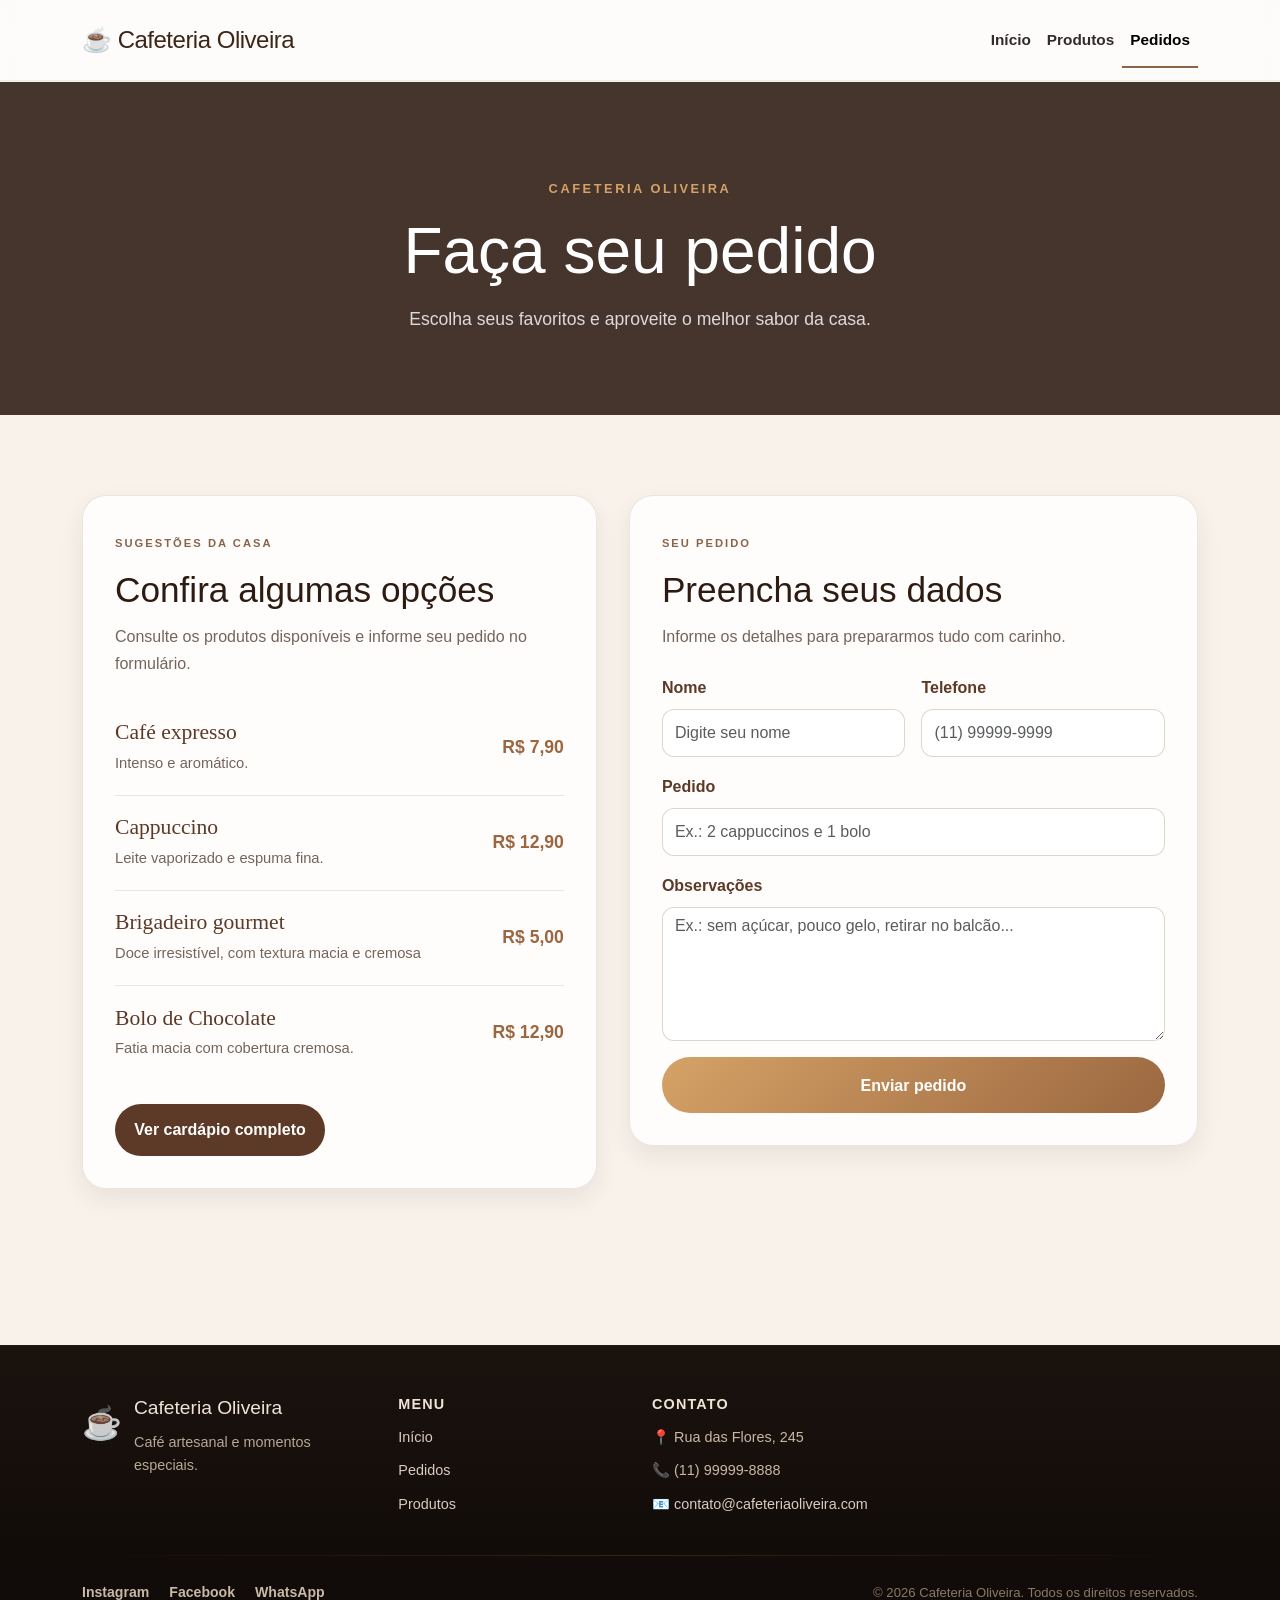
<file: src/main/resources/templates/pedidos.html>
<!DOCTYPE html>
<html lang="pt-BR">

<head>
    <meta charset="UTF-8">
    <meta name="viewport" content="width=device-width, initial-scale=1.0">

    <meta name="description" content="Faça seu pedido na Cafeteria Oliveira.">

    <title>Pedidos | Cafeteria Oliveira</title>

    <link href="https://cdn.jsdelivr.net/npm/bootstrap@5.3.8/dist/css/bootstrap.min.css" rel="stylesheet">

    <!-- CSS usado pelo index.html: deixa header e footer iguais -->
    <link rel="stylesheet" href="../static/css/style.css">

    <!-- CSS específico da página de pedidos -->
    <link rel="stylesheet" href="../static/css/pedidos.css">
</head>

<body>

    <header>
        <nav class="navbar navbar-expand-lg fixed-top">
            <div class="container">

                <a class="navbar-brand" href="../index.html#home">
                    ☕ Cafeteria <span>Oliveira</span>
                </a>

                <button class="navbar-toggler" type="button" data-bs-toggle="collapse" data-bs-target="#menuPrincipal"
                    aria-controls="menuPrincipal" aria-expanded="false" aria-label="Abrir menu">

                    <span class="navbar-toggler-icon"></span>
                </button>

                <div class="collapse navbar-collapse" id="menuPrincipal">
                    <ul class="navbar-nav ms-auto">

                        <li class="nav-item">
                            <a class="nav-link" href="../index.html#home">
                                Início
                            </a>
                        </li>

                        <li class="nav-item">
                            <a class="nav-link" href="produtos.html">
                                Produtos
                            </a>
                        </li>

                        <li class="nav-item">
                            <a class="nav-link active" href="pedidos.html">
                                Pedidos
                            </a>
                        </li>
                    </ul>
                </div>

            </div>
        </nav>
    </header>

    <main>

        <section class="page-header">
            <div class="container">
                <p class="page-label">Cafeteria Oliveira</p>

                <h1>Faça seu pedido</h1>

                <p>
                    Escolha seus favoritos e aproveite o melhor sabor da casa.
                </p>
            </div>
        </section>

        <section class="pedido-section">
            <div class="container">

                <div class="pedido-layout">

                    <div class="pedido-box">
                        <div class="pedido-heading">
                            <p class="section-label">Sugestões da casa</p>
                            <h2>Confira algumas opções</h2>
                            <p>
                                Consulte os produtos disponíveis e informe seu pedido no formulário.
                            </p>
                        </div>

                        <div class="pedido-item">
                            <div class="pedido-info">
                                <h3>Café expresso</h3>
                                <p>Intenso e aromático.</p>
                            </div>

                            <div class="pedido-preco">
                                R$ 7,90
                            </div>
                        </div>

                        <div class="pedido-item">
                            <div class="pedido-info">
                                <h3>Cappuccino </h3>
                                <p>Leite vaporizado e espuma fina.</p>
                            </div>

                            <div class="pedido-preco">
                                R$ 12,90
                            </div>
                        </div>

                        <div class="pedido-item">
                            <div class="pedido-info">
                                <h3>Brigadeiro gourmet</h3>
                                <p>Doce irresistível, com textura macia e cremosa</p>
                            </div>

                            <div class="pedido-preco">
                                R$ 5,00
                            </div>
                        </div>

                        <div class="pedido-item">
                            <div class="pedido-info">
                                <h3>Bolo de Chocolate</h3>
                                <p>Fatia macia com cobertura cremosa.</p>
                            </div>

                            <div class="pedido-preco">
                                R$ 12,90
                            </div>
                        </div>

                        <a href="produtos.html" class="menu-link">
                            Ver cardápio completo
                        </a>
                    </div>

                    <form class="form-pedido">

                        <div class="form-heading">
                            <p class="section-label">Seu pedido</p>
                            <h2>Preencha seus dados</h2>
                            <p>
                                Informe os detalhes para prepararmos tudo com carinho.
                            </p>
                        </div>

                        <div class="row g-3">

                            <div class="col-md-6">
                                <label for="nome" class="form-label">
                                    Nome
                                </label>

                                <input type="text" class="form-control" id="nome" placeholder="Digite seu nome"
                                    required>
                            </div>

                            <div class="col-md-6">
                                <label for="telefone" class="form-label">
                                    Telefone
                                </label>

                                <input type="tel" class="form-control" id="telefone" placeholder="(11) 99999-9999"
                                    required>
                            </div>

                            <div class="col-12">
                                <label for="pedido" class="form-label">
                                    Pedido
                                </label>

                                <input type="text" class="form-control" id="pedido"
                                    placeholder="Ex.: 2 cappuccinos e 1 bolo" required>
                            </div>

                            <div class="col-12">
                                <label for="observacoes" class="form-label">
                                    Observações
                                </label>

                                <textarea class="form-control" id="observacoes" rows="5"
                                    placeholder="Ex.: sem açúcar, pouco gelo, retirar no balcão..."></textarea>
                            </div>

                            <div class="col-12">
                                <button type="submit" class="order-submit">
                                    Enviar pedido
                                </button>
                            </div>

                        </div>
                    </form>

                </div>

            </div>
        </section>

    </main>

    <footer class="site-footer">
        <div class="container">
            <div class="footer-inner">
                <div class="footer-brand">
                    <div class="brand-icon">☕</div>
                    <div>
                        <h3>Cafeteria Oliveira</h3>
                        <p>Café artesanal e momentos especiais.</p>
                    </div>
                </div>

                <div>
                    <h4>Menu</h4>
                    <ul class="footer-list">
                        <li><a href="index.html">Início</a></li>
                        <li><a href="pedidos.html">Pedidos</a></li>
                        <li><a href="produtos.html">Produtos</a></li>
                    </ul>
                </div>

                <div>
                    <h4>Contato</h4>
                    <ul class="footer-list">
                        <li><span>📍</span> Rua das Flores, 245</li>
                        <li><span>📞</span> (11) 99999-8888</li>
                        <li><a href="mailto:contato@cafeteriaoliveira.com"><span>📧</span>
                                contato@cafeteriaoliveira.com</a></li>
                    </ul>
                </div>

            </div>

            <div class="footer-divider"></div>

            <div class="footer-bottom">
                <div class="social-links">
                    <a href="#" aria-label="Instagram" title="Instagram">Instagram</a>
                    <a href="#" aria-label="Facebook" title="Facebook">Facebook</a>
                    <a href="#" aria-label="WhatsApp" title="WhatsApp">WhatsApp</a>
                </div>
                <p>© 2026 Cafeteria Oliveira. Todos os direitos reservados.</p>
            </div>
        </div>
    </footer>

    <script src="https://cdn.jsdelivr.net/npm/bootstrap@5.3.8/dist/js/bootstrap.bundle.min.js"></script>

</body>

</html>
</file>
<file: src/main/resources/static/css/style.css>
:root {
  --coffee-900: #3d2618;
  --coffee-700: #5d3a2b;
  --coffee-500: #8b6349;
  --coffee-400: #bc8f70;
  --coffee-300: #d9c2a8;
  --coffee-200: #f4ece4;
  --bg-soft: #f8f5f2;
  --white: #ffffff;
  --text-dark: #312b2a;
  --text-light: #5f5654;
  --shadow-soft: 0 18px 42px rgba(51, 29, 18, 0.12);
  --shadow-strong: 0 25px 42px rgba(51, 29, 18, 0.18);
}

* {
  box-sizing: border-box;
}

html {
  scroll-behavior: smooth;
}

body {
  font-family: "Segoe UI", Tahoma, Geneva, Verdana, sans-serif;
  background: var(--bg-soft);
  color: var(--text-dark);
  line-height: 1.7;
}

img {
  max-width: 100%;
  display: block;
}

a {
  text-decoration: none;
  color: inherit;
}

p {
  margin-bottom: 0;
}

.section {
  padding: 110px 0;
}

.navbar {
  background: rgba(255, 255, 255, 0.72);
  backdrop-filter: blur(12px);
  -webkit-backdrop-filter: blur(12px);
  border-bottom: 1px solid rgba(90, 65, 42, 0.08);
  transition: 0.3s ease;
  padding: 0.8rem 0;
}

.navbar.scrolled {
  background: rgba(255, 255, 255, 0.95);
}

.navbar-brand {
  font-size: 1.5rem;
  color: var(--coffee-900);
  letter-spacing: -0.5px;
}

.navbar-brand .brand-icon {
  margin-right: 8px;
}

.brand-highlight {
  color: var(--coffee-500);
}

.navbar-nav .nav-link {
  color: var(--text-dark);
  font-weight: 600;
  font-size: 0.96rem;
  padding: 0.9rem 1rem;
  position: relative;
}

.navbar-nav .nav-link::after {
  content: "";
  position: absolute;
  left: 0;
  right: 0;
  bottom: 0;
  width: 0;
  height: 2px;
  background: var(--coffee-500);
  transition: 0.25s ease;
}

.navbar-nav .nav-link:hover::after,
.navbar-nav .nav-link.active::after {
  width: 100%;
}

.hero-section {
  position: relative;
  min-height: 100vh;
  background-image: url("https://images.unsplash.com/photo-1509042239860-f550ce710b93?auto=format&fit=crop&w=1800&q=80");
  background-size: cover;
  background-position: center center;
  background-attachment: fixed;
}

.hero-overlay {
  position: absolute;
  inset: 0;
  background: linear-gradient(90deg, rgba(23, 14, 10, 0.72), rgba(23, 14, 10, 0.38));
}

.hero-content {
  position: relative;
  z-index: 1;
}

.hero-kicker {
  color: #f3e2d0;
  font-size: 0.8rem;
  text-transform: uppercase;
  letter-spacing: 0.18em;
  margin-bottom: 1.25rem;
  font-weight: 700;
}

.hero-section h1 {
  font-size: clamp(2.6rem, 5vw, 5rem);
  line-height: 1.1;
  color: white;
  font-weight: 800;
  max-width: 900px;
  margin: 0 auto 1.4rem;
}

.hero-text {
  color: rgba(255, 255, 255, 0.82);
  font-size: 1.2rem;
  max-width: 760px;
  margin: 0 auto 2rem;
}

.hero-buttons {
  display: flex;
  justify-content: center;
  gap: 1rem;
  flex-wrap: wrap;
}

.btn-primary {
  background: linear-gradient(135deg, var(--coffee-500), var(--coffee-700));
  border: none;
  color: white;
  box-shadow: 0 18px 38px rgba(77, 49, 33, 0.25);
}

.btn-primary:hover {
  background: linear-gradient(135deg, var(--coffee-400), var(--coffee-700));
  color: white;
}

.btn-light {
  background: rgba(255, 255, 255, 0.12);
  color: white;
  border: 1px solid rgba(255, 255, 255, 0.38);
  backdrop-filter: blur(8px);
}

.btn-light:hover {
  background: white;
  color: var(--coffee-900);
}

.historia-section {
  background: #fffdfb;
}

.section-label {
  display: inline-block;
  color: var(--coffee-500);
  text-transform: uppercase;
  letter-spacing: 0.18em;
  font-size: 0.7rem;
  font-weight: 800;
  margin-bottom: 1rem;
}

.section-label.center {
  display: block;
  text-align: center;
}

.section-title {
  font-size: clamp(2rem, 3vw, 3rem);
  font-weight: 800;
  line-height: 1.2;
  color: var(--coffee-900);
  margin-bottom: 1.5rem;
}

.highlight {
  color: var(--coffee-500);
}

.lead-text {
  color: var(--text-light);
  font-size: 1.05rem;
  margin-bottom: 1.5rem;
}

.quote-box {
  background: linear-gradient(135deg, rgba(217, 194, 168, 0.3), rgba(255, 255, 255, 0.9));
  border-left: 5px solid var(--coffee-500);
  padding: 2rem 1.6rem;
  border-radius: 18px;
  box-shadow: var(--shadow-soft);
  margin-top: 2rem;
}

.quote-box p {
  color: var(--coffee-700);
  font-size: 1.2rem;
  font-weight: 500;
  line-height: 1.8;
  font-style: italic;
}

.quote-box span {
  display: block;
  margin-top: 1rem;
  color: var(--text-light);
  font-size: 0.9rem;
  font-weight: 700;
}

.image-card {
  position: relative;
  border-radius: 26px;
  overflow: hidden;
  box-shadow: var(--shadow-strong);
}

.image-card img {
  width: 100%;
  height: 540px;
  object-fit: cover;
  border-radius: 26px;
}

.ambientes-section {
  background: var(--bg-soft);
}

.carousel {
  position: relative;
}

.carousel-item {
  padding: 0.5rem 0;
}

.ambiente-card {
  display: grid;
  grid-template-columns: 1.2fr 1fr;
  overflow: hidden;
  border-radius: 26px;
  background: white;
  box-shadow: var(--shadow-soft);
}

.ambiente-image {
  min-height: 320px;
  background-size: cover;
  background-position: center;
}

.ambiente-content {
  padding: 2.2rem;
}

.ambiente-content h3 {
  color: var(--coffee-900);
  font-size: 2rem;
  margin-bottom: 1rem;
}

.ambiente-content p {
  color: var(--text-light);
  font-size: 1.04rem;
}

.carousel-control-prev,
.carousel-control-next {
  position: absolute;
  top: 50%;
  transform: translateY(-50%);
  width: 52px;
  height: 52px;
  border-radius: 50%;
  background: rgba(76, 48, 35, 0.75);
  border: none;
  opacity: 0.95;
}

.carousel-control-prev {
  left: -12px;
}

.carousel-control-next {
  right: -12px;
}

.carousel-control-prev-icon,
.carousel-control-next-icon {
  width: 20px;
  height: 20px;
  filter: brightness(0) invert(1);
}

.localizacao-section {
  background: #fff;
}

.info-card {
  background: linear-gradient(135deg, rgba(255, 255, 255, 0.99), rgba(241, 230, 220, 0.8));
  border: 1px solid rgba(92, 63, 40, 0.08);
  border-radius: 22px;
  padding: 2.4rem 1.8rem;
  box-shadow: var(--shadow-soft);
  text-align: center;
  transition: 0.25s ease;
}

.info-card h3 {
  color: var(--coffee-900);
  font-size: 1.4rem;
  font-weight: 700;
  margin-bottom: 0.9rem;
}

.info-card p {
  color: var(--text-light);
  margin-bottom: 0.5rem;
}

.memorial-section {
  background: linear-gradient(135deg, #f4e8dd, #f8f5f2);
}

.memorial-card {
  margin-top: 0;
}

.mlead-text {
  color: var(--text-light);
}

.site-footer {
    background: linear-gradient(180deg, #1a120d 0%, #0f0a08 100%);
    color: #d9cbc0;
    padding: 50px 0 25px;
    margin-top: 60px;
    border-top: 1px solid rgba(215, 168, 107, 0.1);
}

.footer-inner {
    display: grid;
    grid-template-columns: 1.3fr 1fr 1.2fr 1.2fr;
    gap: 45px;
    margin-bottom: 30px;
}

.footer-brand {
    display: flex;
    gap: 12px;
}

.brand-icon {
    font-size: 2rem;
    opacity: 0.9;
}

.footer-inner h3,
.footer-inner h4 {
    color: #f0e4d8;
    margin-bottom: 12px;
}

.footer-inner h3 {
    font-size: 1.2rem;
}

.footer-inner h4 {
    font-size: 0.9rem;
    text-transform: uppercase;
    letter-spacing: 0.08em;
    font-weight: 700;
}

.footer-inner p {
    margin: 0;
    color: #b8a896;
    font-size: 0.9rem;
    line-height: 1.6;
}

.footer-list {
    list-style: none;
    padding: 0;
    margin: 0;
}

.footer-list li {
    margin-bottom: 9px;
    color: #c9b8a6;
    font-size: 0.9rem;
    line-height: 1.7;
}

.footer-list a {
    color: #d9cbc0;
    text-decoration: none;
}

.footer-list a:hover {
    color: var(--gold-soft);
}

.footer-divider {
    height: 1px;
    background: linear-gradient(90deg, transparent, rgba(215, 168, 107, 0.15), transparent);
    margin: 25px 0;
}

.footer-bottom {
    display: flex;
    justify-content: space-between;
    align-items: center;
    gap: 20px;
    flex-wrap: wrap;
}

.social-links {
    display: flex;
    gap: 20px;
}

.social-links a {
    color: #c9b8a6;
    text-decoration: none;
    font-size: 0.88rem;
    font-weight: 600;
}

.social-links a:hover {
    color: var(--gold-soft);
}

.footer-bottom p {
    margin: 0;
    color: #8b7966;
    font-size: 0.82rem;
    font-weight: 500;
}

@media (max-width: 992px) {
    .footer-inner {
        grid-template-columns: 1fr 1fr;
        gap: 35px;
    }
}

@media (max-width: 768px) {
    .section {
        padding: 60px 0;
    }

    .hero {
        min-height: 70vh;
    }

    .hero h1 {
        font-size: 2.2rem;
    }

    .slide-box {
        height: 350px;
        font-size: 1.4rem;
    }

    .footer-inner {
        grid-template-columns: 1fr;
        gap: 25px;
    }

    .footer-bottom {
        flex-direction: column;
        text-align: center;
    }

    .social-links {
        justify-content: center;
    }
}
</file>
<file: src/main/resources/static/css/pedidos.css>
:root {
    --brown-dark: #2d1b12;
    --brown: #5d3927;
    --brown-light: #9b6740;
    --gold: #d5a267;
    --cream: #f8f2eb;
    --white: #ffffff;
    --text: #33231c;
    --muted: #75645a;
    --border: rgba(93, 57, 39, 0.12);
    --shadow: 0 18px 40px rgba(58, 35, 22, 0.12);
    --shadow-light: 0 10px 25px rgba(58, 35, 22, 0.08);
}

body {
    background: var(--cream);
    color: var(--text);
}

/* Espaço para o header fixo */
main {
    padding-top: 82px;
}

/* Cabeçalho da página */
.page-header {
    padding: 6rem 1rem 5rem;
    background:
        linear-gradient(rgba(45, 27, 18, 0.88),
            rgba(45, 27, 18, 0.88)),
        url("https://images.unsplash.com/photo-1495474472287-4d71bcdd2085?auto=format&fit=crop&w=1600&q=85") center / cover;
    color: var(--white);
    text-align: center;
}

.page-label {
    margin-bottom: 0.8rem;
    color: var(--gold);
    font-size: 0.8rem;
    font-weight: bold;
    letter-spacing: 0.16rem;
    text-transform: uppercase;
}

.page-header h1 {
    margin-bottom: 1rem;
    color: var(--white);
    font-size: clamp(2.5rem, 5vw, 4.5rem);
}

.page-header p:last-child {
    margin-bottom: 0;
    color: rgba(255, 255, 255, 0.82);
    font-size: 1.1rem;
}

/* Conteúdo */
.pedido-section {
    padding: 5rem 0 6rem;
}

.pedido-layout {
    display: grid;
    grid-template-columns: 0.95fr 1.05fr;
    gap: 2rem;
    align-items: start;
}

.pedido-box,
.form-pedido {
    padding: 2rem;
    border: 1px solid var(--border);
    border-radius: 24px;
    background: rgba(255, 255, 255, 0.82);
    box-shadow: var(--shadow-light);
}

.pedido-heading,
.form-heading {
    margin-bottom: 1.5rem;
}

.pedido-heading h2,
.form-heading h2 {
    margin-bottom: 0.7rem;
    color: var(--brown-dark);
    font-size: 2.2rem;
}

.pedido-heading p:last-child,
.form-heading p:last-child {
    color: var(--muted);
}

/* Produtos */
.pedido-item {
    display: flex;
    align-items: center;
    justify-content: space-between;
    gap: 1rem;
    padding: 1.2rem 0;
    border-bottom: 1px solid var(--border);
}

.pedido-item:last-of-type {
    border-bottom: none;
}

.pedido-info h3 {
    margin-bottom: 0.3rem;
    color: var(--brown);
    font-family: Georgia, "Times New Roman", serif;
    font-size: 1.35rem;
}

.pedido-info p {
    margin: 0;
    color: var(--muted);
    font-size: 0.92rem;
}

.pedido-preco {
    color: var(--brown-light);
    font-size: 1.1rem;
    font-weight: bold;
    white-space: nowrap;
}

.menu-link {
    display: inline-flex;
    margin-top: 1.5rem;
    padding: 0.75rem 1.2rem;
    border-radius: 999px;
    background: var(--brown);
    color: var(--white);
    font-weight: bold;
}

.menu-link:hover {
    background: var(--gold);
    color: var(--brown-dark);
}

/* Formulário */
.form-label {
    color: var(--brown);
    font-weight: bold;
}

.form-control {
    min-height: 48px;
    border: 1px solid rgba(93, 57, 39, 0.2);
    border-radius: 12px;
    color: var(--text);
}

.form-control:focus {
    border-color: var(--brown-light);
    box-shadow: 0 0 0 0.2rem rgba(155, 103, 64, 0.15);
}

textarea.form-control {
    min-height: 130px;
    resize: vertical;
}

.order-submit {
    width: 100%;
    border: none;
    border-radius: 999px;
    padding: 0.9rem 1.5rem;
    background: linear-gradient(135deg, var(--gold), var(--brown-light));
    color: var(--white);
    font-weight: bold;
    transition: all 0.3s ease;
}

.order-submit:hover {
    transform: translateY(-2px);
    box-shadow: 0 12px 24px rgba(93, 57, 39, 0.2);
}

.site-footer {
    background: linear-gradient(180deg, #1a120d 0%, #0f0a08 100%);
    color: #d9cbc0;
    padding: 50px 0 25px;
    margin-top: 60px;
    border-top: 1px solid rgba(215, 168, 107, 0.1);
}

.footer-inner {
    display: grid;
    grid-template-columns: 1.3fr 1fr 1.2fr 1.2fr;
    gap: 45px;
    margin-bottom: 30px;
}

.footer-brand {
    display: flex;
    gap: 12px;
}

.brand-icon {
    font-size: 2rem;
    opacity: 0.9;
}

.footer-inner h3,
.footer-inner h4 {
    color: #f0e4d8;
    margin-bottom: 12px;
}

.footer-inner h3 {
    font-size: 1.2rem;
}

.footer-inner h4 {
    font-size: 0.9rem;
    text-transform: uppercase;
    letter-spacing: 0.08em;
    font-weight: 700;
}

.footer-inner p {
    margin: 0;
    color: #b8a896;
    font-size: 0.9rem;
    line-height: 1.6;
}

.footer-list {
    list-style: none;
    padding: 0;
    margin: 0;
}

.footer-list li {
    margin-bottom: 9px;
    color: #c9b8a6;
    font-size: 0.9rem;
    line-height: 1.7;
}

.footer-list a {
    color: #d9cbc0;
    text-decoration: none;
}

.footer-list a:hover {
    color: var(--gold-soft);
}

.footer-divider {
    height: 1px;
    background: linear-gradient(90deg, transparent, rgba(215, 168, 107, 0.15), transparent);
    margin: 25px 0;
}

.footer-bottom {
    display: flex;
    justify-content: space-between;
    align-items: center;
    gap: 20px;
    flex-wrap: wrap;
}

.social-links {
    display: flex;
    gap: 20px;
}

.social-links a {
    color: #c9b8a6;
    text-decoration: none;
    font-size: 0.88rem;
    font-weight: 600;
}

.social-links a:hover {
    color: var(--gold-soft);
}

.footer-bottom p {
    margin: 0;
    color: #8b7966;
    font-size: 0.82rem;
    font-weight: 500;
}

@media (max-width: 992px) {
    .footer-inner {
        grid-template-columns: 1fr 1fr;
        gap: 35px;
    }
}

@media (max-width: 768px) {
    .section {
        padding: 60px 0;
    }

    .hero {
        min-height: 70vh;
    }

    .hero h1 {
        font-size: 2.2rem;
    }

    .slide-box {
        height: 350px;
        font-size: 1.4rem;
    }

    .footer-inner {
        grid-template-columns: 1fr;
        gap: 25px;
    }

    .footer-bottom {
        flex-direction: column;
        text-align: center;
    }

    .social-links {
        justify-content: center;
    }
}
</file>
